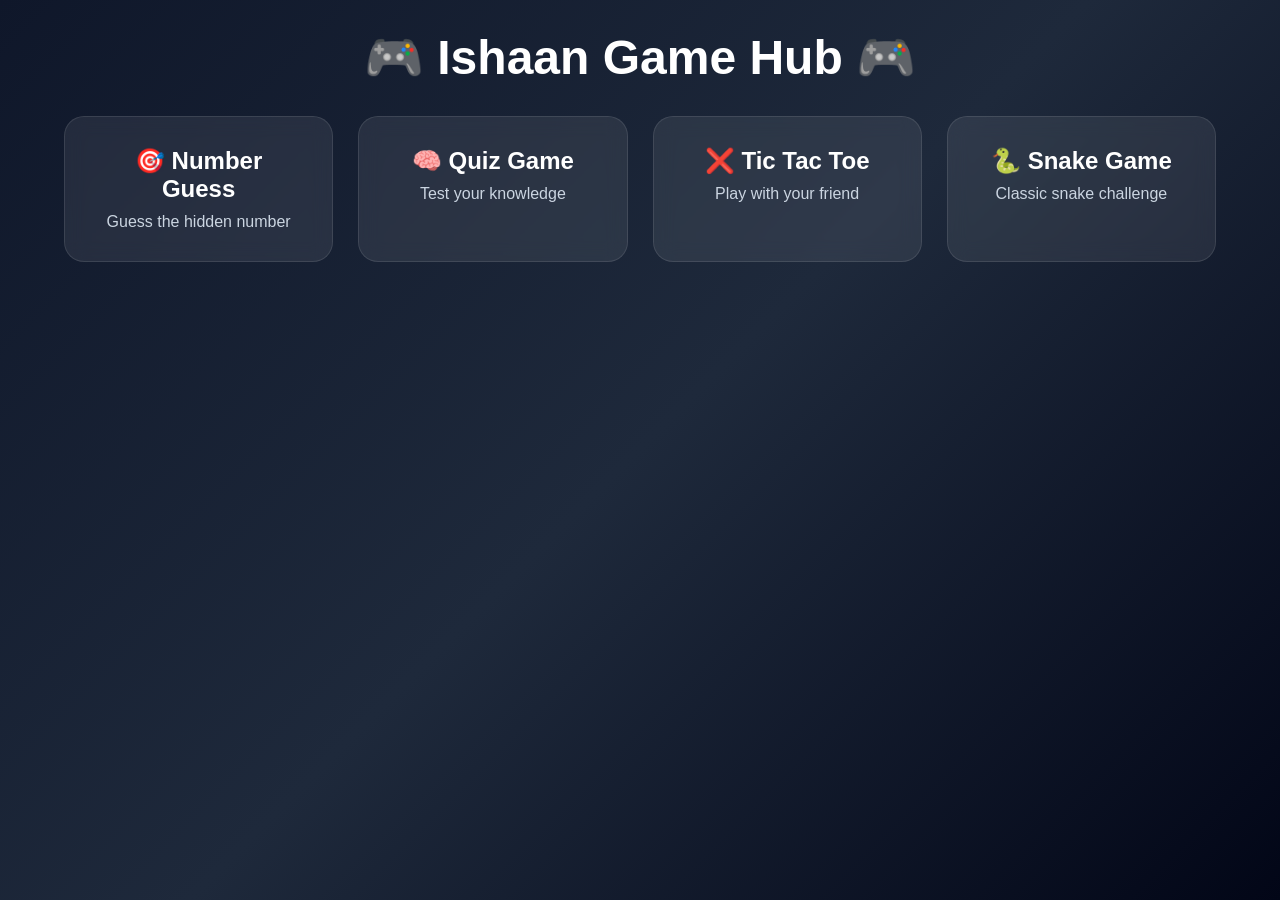
<file: index.html>
<!DOCTYPE html>
<html>
<head>
    <title>Ishaan Game Hub</title>
    <meta name="viewport" content="width=device-width, initial-scale=1.0">
    <link rel="stylesheet" href="style.css">
</head>
<body>

    <h1>🎮 Ishaan Game Hub 🎮</h1>

    <div class="games">

        <div class="card" onclick="location.href='number.html'">
            <h2>🎯 Number Guess</h2>
            <p>Guess the hidden number</p>
        </div>

        <div class="card" onclick="location.href='quiz.html'">
            <h2>🧠 Quiz Game</h2>
            <p>Test your knowledge</p>
        </div>

       <div class="card" onclick="location.href='tictactoe.html'">
    <h2>❌ Tic Tac Toe</h2>
    <p>Play with your friend</p>
</div>

        <div class="card" onclick="location.href='snake.html'">
            <h2>🐍 Snake Game</h2>
            <p>Classic snake challenge</p>
        </div>

    </div>

</body>
</html>
</file>
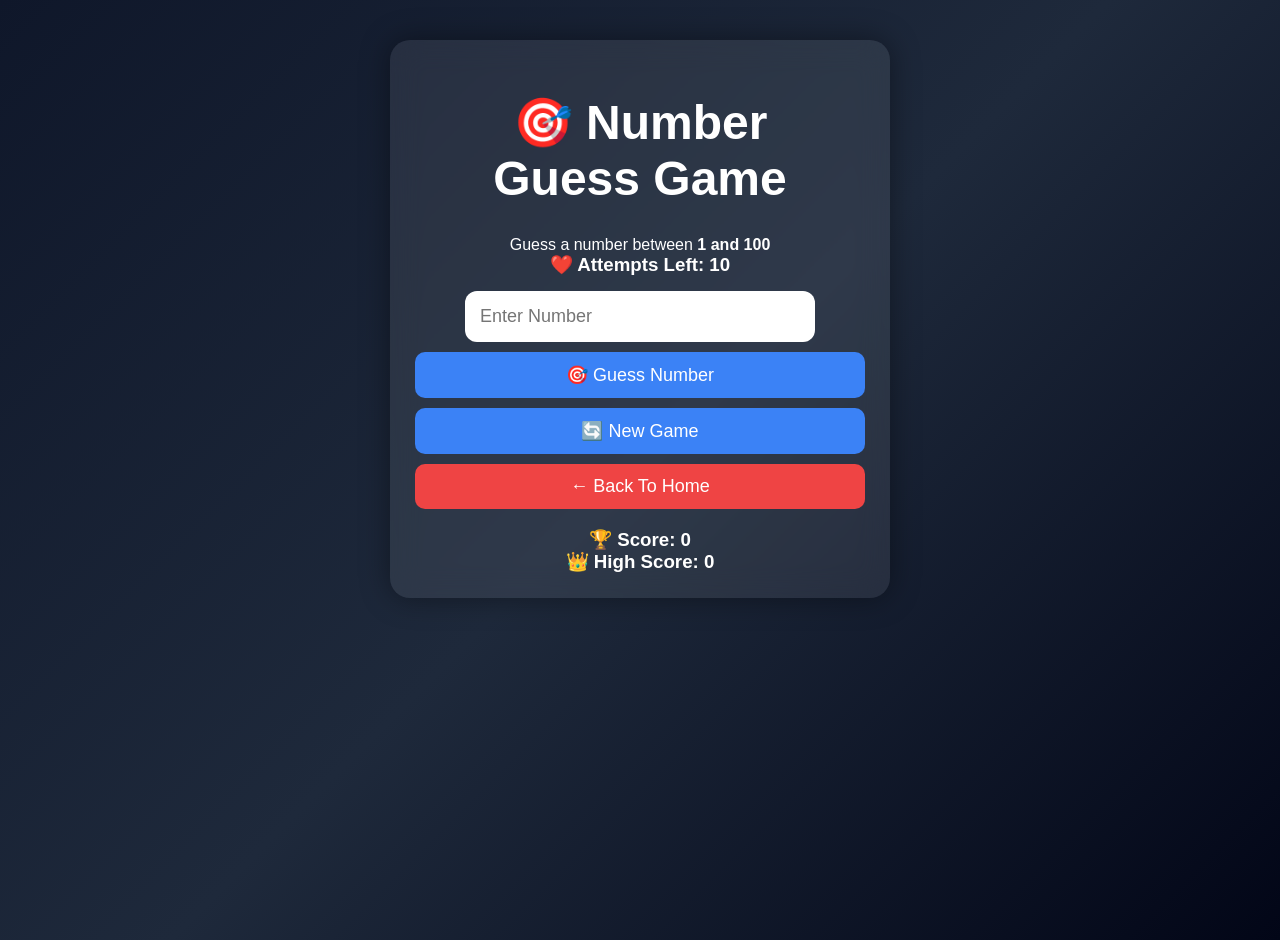
<file: number.html>
<!DOCTYPE html>
<html>
<head>

<meta charset="UTF-8">
<meta name="viewport" content="width=device-width, initial-scale=1.0">

<title>Number Guess Game</title>

<link rel="stylesheet" href="style.css">

</head>
<body>

<div class="game-box">

    <h1>🎯 Number Guess Game</h1>

    <p>Guess a number between <b>1 and 100</b></p>

    <h3>
        ❤️ Attempts Left:
        <span id="attempts">10</span>
    </h3>

    <input
        type="number"
        id="guess"
        placeholder="Enter Number"
        onkeydown="if(event.key==='Enter') checkGuess()"
    >

    <button class="play-btn" onclick="checkGuess()">
        🎯 Guess Number
    </button>

    <button class="play-btn" onclick="newGame()">
        🔄 New Game
    </button>

    <button class="back-btn" onclick="location.href='index.html'">
        ← Back To Home
    </button>

    <h2 id="result"></h2>

    <h3>
        🏆 Score:
        <span id="score">0</span>
    </h3>

    <h3>
        👑 High Score:
        <span id="highscore">0</span>
    </h3>

</div>

<script>

let secretNumber;
let attempts;

let score =
Number(localStorage.getItem("score")) || 0;

let highscore =
Number(localStorage.getItem("highscore")) || 0;

document.getElementById("score").innerText =
score;

document.getElementById("highscore").innerText =
highscore;

startGame();

function startGame(){

    secretNumber =
    Math.floor(Math.random() * 100) + 1;

    attempts = 10;

    document.getElementById("attempts").innerText =
    attempts;

    document.getElementById("result").innerHTML =
    "";

    document.getElementById("guess").value =
    "";

}

function checkGuess(){

    let guess =
    Number(document.getElementById("guess").value);

    if(!guess){

        document.getElementById("result").innerHTML =
        "⚠ Enter a number first!";
        return;
    }

    attempts--;

    document.getElementById("attempts").innerText =
    attempts;

    if(guess === secretNumber){

        score += 10;

        localStorage.setItem("score",score);

        document.getElementById("score").innerText =
        score;

        if(score > highscore){

            highscore = score;

            localStorage.setItem(
                "highscore",
                highscore
            );

            document.getElementById("highscore").innerText =
            highscore;
        }

        document.getElementById("result").innerHTML =
        "🎉 Correct! You guessed the number!";

        return;
    }

    if(attempts <= 0){

        document.getElementById("result").innerHTML =
        "💀 Game Over! Number was <b>"
        + secretNumber +
        "</b>";

        return;
    }

    if(guess > secretNumber){

        document.getElementById("result").innerHTML =
        "📈 Too High!";

    }else{

        document.getElementById("result").innerHTML =
        "📉 Too Low!";
    }
}

function newGame(){

    startGame();

}

</script>

</body>
</html>
</file>
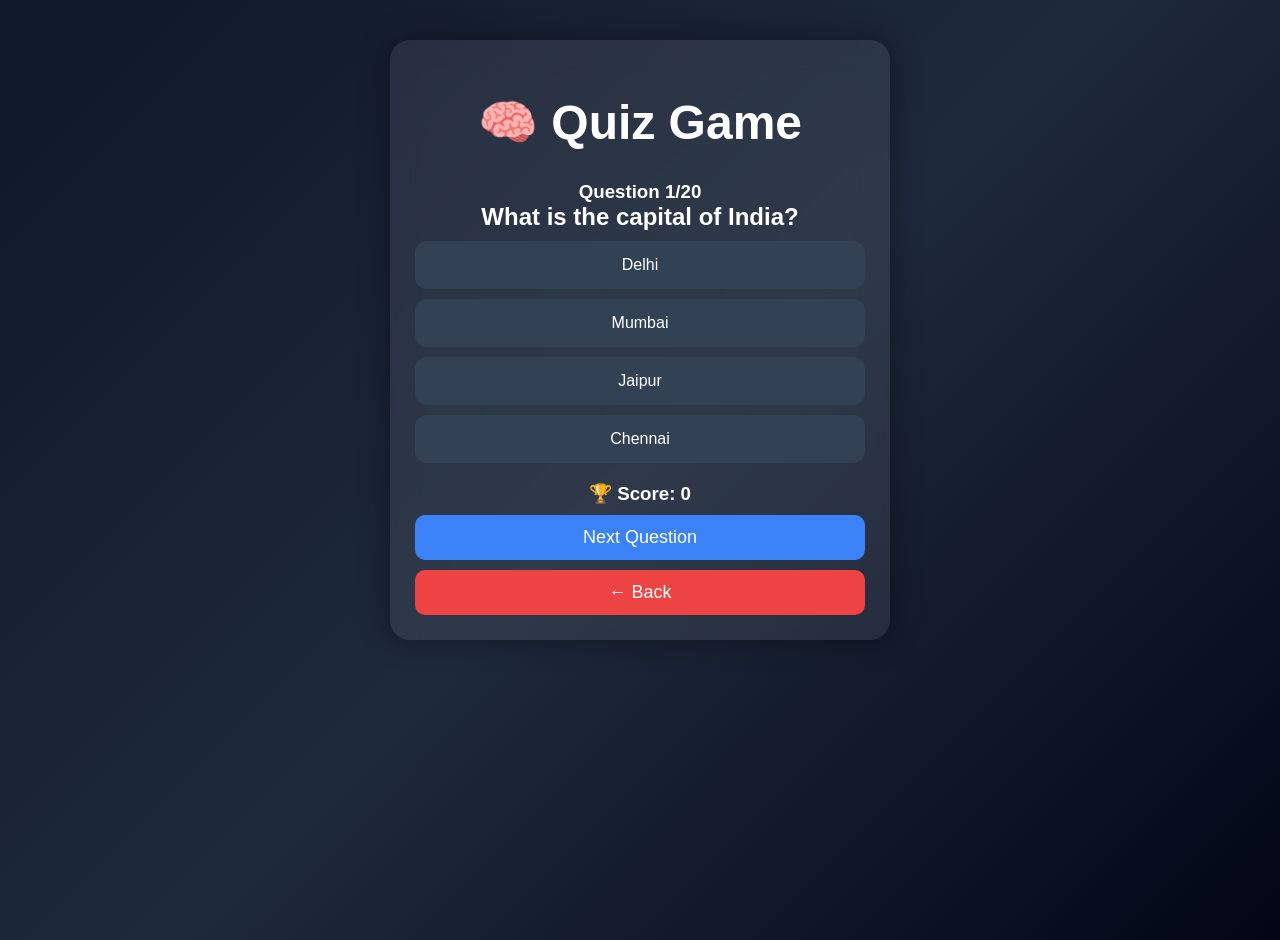
<file: quiz.html>
<!DOCTYPE html>
<html>
<head>
    <title>Quiz Game</title>
        <meta name="viewport" content="width=device-width, initial-scale=1.0">
    <link rel="stylesheet" href="style.css">
</head>
<body>

<div class="game-box">

    <h1>🧠 Quiz Game</h1>

    <h3>Question <span id="qno">1</span>/20</h3>

    <h2 id="question"></h2>

    <div class="option" onclick="checkAnswer(0)" id="op0"></div>
    <div class="option" onclick="checkAnswer(1)" id="op1"></div>
    <div class="option" onclick="checkAnswer(2)" id="op2"></div>
    <div class="option" onclick="checkAnswer(3)" id="op3"></div>

    <h2 id="result"></h2>

    <h3>🏆 Score: <span id="score">0</span></h3>

    <button class="play-btn" onclick="nextQuestion()">
        Next Question
    </button>

    <button class="back-btn" onclick="location.href='index.html'">
        ← Back
    </button>

</div>

<script>

const quiz = [

{question:"What is the capital of India?",options:["Delhi","Mumbai","Jaipur","Chennai"],answer:0},

{question:"Which language is used for web pages?",options:["Python","HTML","Java","C++"],answer:1},

{question:"2 + 2 = ?",options:["3","5","4","6"],answer:2},

{question:"Who developed Python?",options:["Guido van Rossum","Bill Gates","Elon Musk","Mark Zuckerberg"],answer:0},

{question:"Which planet is called the Red Planet?",options:["Earth","Mars","Jupiter","Venus"],answer:1},

{question:"What does CPU stand for?",options:["Central Process Unit","Central Processing Unit","Computer Processing Unit","Core Processing Unit"],answer:1},

{question:"Which is the largest ocean?",options:["Atlantic","Indian","Pacific","Arctic"],answer:2},

{question:"Python is a?",options:["Snake","Programming Language","Game","Browser"],answer:1},

{question:"HTML stands for?",options:["Hyper Text Markup Language","High Text Machine Language","Hyper Transfer Markup Language","Home Tool Markup Language"],answer:0},

{question:"CSS is used for?",options:["Database","Styling","Gaming","Networking"],answer:1},

{question:"JavaScript runs in?",options:["Browser","Printer","Monitor","Scanner"],answer:0},

{question:"Which company created Windows?",options:["Google","Apple","Microsoft","Intel"],answer:2},

{question:"5 x 6 = ?",options:["25","30","35","40"],answer:1},

{question:"Which is the national animal of India?",options:["Lion","Tiger","Elephant","Leopard"],answer:1},

{question:"What is the capital of Rajasthan?",options:["Jodhpur","Udaipur","Jaipur","Kota"],answer:2},

{question:"Which tag creates a heading in HTML?",options:["h1","p","div","span"],answer:0},

{question:"Which data type stores text in Python?",options:["int","float","str","bool"],answer:2},

{question:"Which symbol is used for comments in Python?",options:["//","#","<!-- -->","**"],answer:1},

{question:"Which is the fastest land animal?",options:["Tiger","Horse","Cheetah","Leopard"],answer:2},

{question:"How many continents are there?",options:["5","6","7","8"],answer:2}

];

let current = 0;
let score = 0;
let answered = false;

loadQuestion();

function loadQuestion(){

    answered = false;

    document.getElementById("qno").innerText = current + 1;

    document.getElementById("question").innerText =
    quiz[current].question;

    for(let i=0;i<4;i++){

        document.getElementById("op"+i).innerText =
        quiz[current].options[i];

        document.getElementById("op"+i).style.background =
        "#334155";
    }

    document.getElementById("result").innerText = "";
}

function checkAnswer(selected){

    if(answered) return;

    answered = true;

    if(selected === quiz[current].answer){

        score++;

        document.getElementById("score").innerText = score;

        document.getElementById("result").innerHTML =
        "✅ Correct!";

        document.getElementById("op"+selected).style.background =
        "green";
    }

    else{

        document.getElementById("result").innerHTML =
        "❌ Wrong!";

        document.getElementById("op"+selected).style.background =
        "red";

        document.getElementById("op"+quiz[current].answer).style.background =
        "green";
    }
}

function nextQuestion(){

    current++;

    if(current >= quiz.length){

        document.querySelector(".game-box").innerHTML = `
        <h1>🎉 Quiz Finished!</h1>
        <h2>Your Score: ${score}/${quiz.length}</h2>
        <button class="play-btn" onclick="location.reload()">Play Again</button>
        <br><br>
        <button class="back-btn" onclick="location.href='index.html'">← Back</button>
        `;

        return;
    }

    loadQuestion();
}

</script>

</body>
</html>
</file>
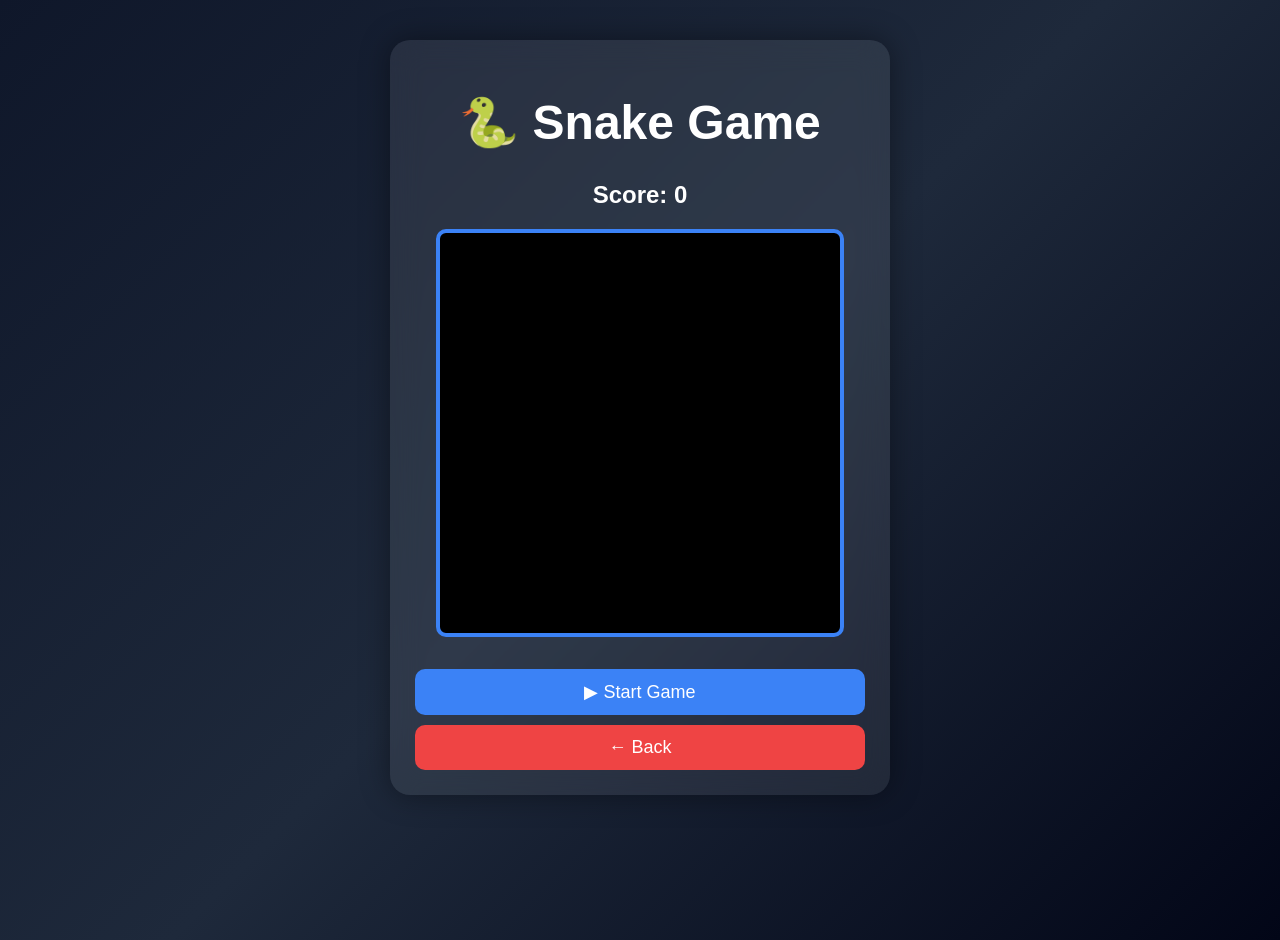
<file: snake.html>
<!DOCTYPE html>
<html>
<head>
    <title>Snake Game</title>
    <meta name="viewport" content="width=device-width, initial-scale=1.0">
    <link rel="stylesheet" href="style.css">
</head>
<body>

<div class="game-box">

    <h1>🐍 Snake Game</h1>

    <h2>Score: <span id="score">0</span></h2>

    <canvas id="game" width="400" height="400"></canvas>

    <br><br>

    <button class="play-btn" onclick="startGame()">
        ▶ Start Game
    </button>

    <button class="back-btn" onclick="location.href='index.html'">
        ← Back
    </button>

</div>

<script>

const canvas = document.getElementById("game");
const ctx = canvas.getContext("2d");

const box = 20;

let snake;
let food;
let score;
let direction;
let game;

function startGame(){

    clearInterval(game);

    snake = [
        {x: 200, y: 200}
    ];

    food = {
        x: Math.floor(Math.random()*20)*box,
        y: Math.floor(Math.random()*20)*box
    };

    score = 0;
    direction = "";

    document.getElementById("score").innerText = score;

    game = setInterval(draw,120);
}

document.addEventListener("keydown",changeDirection);

function changeDirection(event){

    if(event.key === "ArrowLeft" && direction !== "RIGHT")
        direction = "LEFT";

    else if(event.key === "ArrowUp" && direction !== "DOWN")
        direction = "UP";

    else if(event.key === "ArrowRight" && direction !== "LEFT")
        direction = "RIGHT";

    else if(event.key === "ArrowDown" && direction !== "UP")
        direction = "DOWN";
}

function draw(){

    ctx.fillStyle = "black";
    ctx.fillRect(0,0,400,400);

    for(let i=0;i<snake.length;i++){

        ctx.fillStyle = i===0 ? "lime" : "green";

        ctx.fillRect(
            snake[i].x,
            snake[i].y,
            box,
            box
        );
    }

    ctx.fillStyle = "red";

    ctx.fillRect(
        food.x,
        food.y,
        box,
        box
    );

    let snakeX = snake[0].x;
    let snakeY = snake[0].y;

    if(direction==="LEFT") snakeX -= box;
    if(direction==="UP") snakeY -= box;
    if(direction==="RIGHT") snakeX += box;
    if(direction==="DOWN") snakeY += box;

    if(
        snakeX === food.x &&
        snakeY === food.y
    ){

        score++;

        document.getElementById("score").innerText = score;

        food = {
            x: Math.floor(Math.random()*20)*box,
            y: Math.floor(Math.random()*20)*box
        };
    }
    else{
        snake.pop();
    }

    let newHead = {
        x: snakeX,
        y: snakeY
    };

    if(
        snakeX < 0 ||
        snakeY < 0 ||
        snakeX >= 400 ||
        snakeY >= 400
    ){

        clearInterval(game);

        alert("💀 Game Over! Score: " + score);

        return;
    }

    for(let i=0;i<snake.length;i++){

        if(
            snake[i].x === newHead.x &&
            snake[i].y === newHead.y
        ){

            clearInterval(game);

            alert("💀 Game Over! Score: " + score);

            return;
        }
    }

    snake.unshift(newHead);
}

</script>

</body>
</html>
</file>
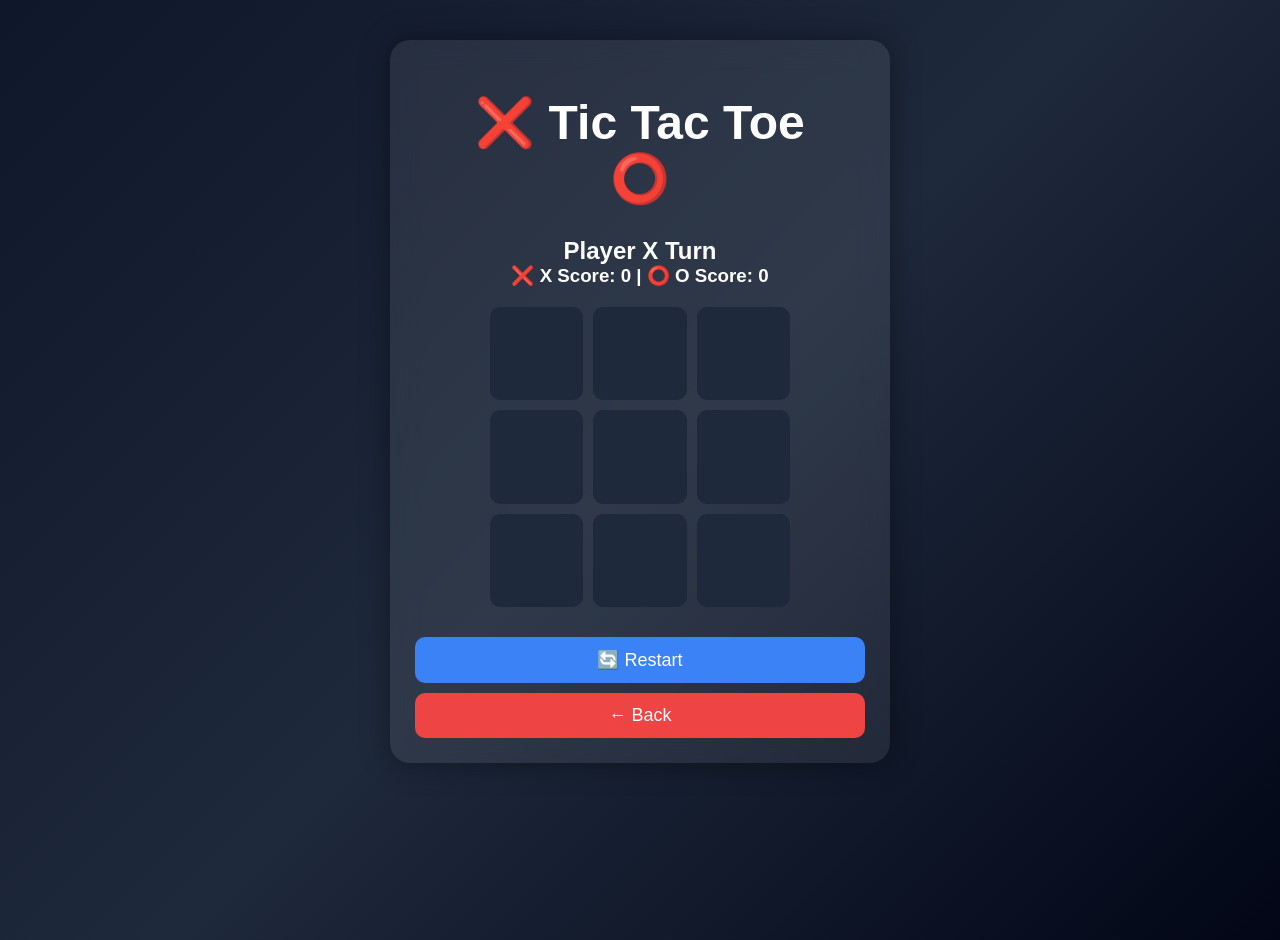
<file: tictactoe.html>
<!DOCTYPE html>
<html>
<head>
    <title>Tic Tac Toe</title>
    <meta name="viewport" content="width=device-width, initial-scale=1.0">
    <link rel="stylesheet" href="style.css">
</head>
<body>

<div class="game-box">

    <h1>❌ Tic Tac Toe ⭕</h1>

    <h2 id="status">Player X Turn</h2>

    <h3>
        ❌ X Score: <span id="xScore">0</span>
        |
        ⭕ O Score: <span id="oScore">0</span>
    </h3>

    <div class="board">

        <div class="cell" onclick="play(this,0)"></div>
        <div class="cell" onclick="play(this,1)"></div>
        <div class="cell" onclick="play(this,2)"></div>

        <div class="cell" onclick="play(this,3)"></div>
        <div class="cell" onclick="play(this,4)"></div>
        <div class="cell" onclick="play(this,5)"></div>

        <div class="cell" onclick="play(this,6)"></div>
        <div class="cell" onclick="play(this,7)"></div>
        <div class="cell" onclick="play(this,8)"></div>

    </div>

    <button class="play-btn" onclick="restartGame()">
        🔄 Restart
    </button>

    <button class="back-btn" onclick="location.href='index.html'">
        ← Back
    </button>

</div>

<script>

let currentPlayer = "X";
let board = ["","","","","","","","",""];
let gameOver = false;

let xScore = 0;
let oScore = 0;

const wins = [
    [0,1,2],
    [3,4,5],
    [6,7,8],
    [0,3,6],
    [1,4,7],
    [2,5,8],
    [0,4,8],
    [2,4,6]
];

function play(cell,index){

    if(board[index] !== "" || gameOver){
        return;
    }

    board[index] = currentPlayer;
    cell.innerText = currentPlayer;

    checkWinner();

    if(!gameOver){

        currentPlayer = currentPlayer === "X" ? "O" : "X";

        document.getElementById("status").innerText =
        "Player " + currentPlayer + " Turn";
    }
}

function checkWinner(){

    for(let combo of wins){

        let a = combo[0];
        let b = combo[1];
        let c = combo[2];

        if(
            board[a] &&
            board[a] === board[b] &&
            board[a] === board[c]
        ){

            let cells = document.querySelectorAll(".cell");

            cells[a].classList.add("winner");
            cells[b].classList.add("winner");
            cells[c].classList.add("winner");

            if(board[a] === "X"){
                xScore++;
                document.getElementById("xScore").innerText = xScore;
            }
            else{
                oScore++;
                document.getElementById("oScore").innerText = oScore;
            }

            document.getElementById("status").innerText =
            "🎉 Player " + board[a] + " Wins!";

            gameOver = true;
            return;
        }
    }

    if(!board.includes("")){

        document.getElementById("status").innerText =
        "🤝 Match Draw";

        gameOver = true;
    }
}

function restartGame(){

    board = ["","","","","","","","",""];
    gameOver = false;
    currentPlayer = "X";

    document.getElementById("status").innerText =
    "Player X Turn";

    let cells = document.querySelectorAll(".cell");

    cells.forEach(cell => {
        cell.innerText = "";
        cell.classList.remove("winner");
    });
}

</script>

</body>
</html>
</file>
<file: style.css>
*{
    margin:0;
    padding:0;
    box-sizing:border-box;
    font-family:'Segoe UI',sans-serif;
}

body{
    min-height:100vh;
    background:linear-gradient(135deg,#0f172a,#1e293b,#020617);
    color:white;
}

/* ================= HOME PAGE ================= */

h1{
    text-align:center;
    padding:30px;
    font-size:3rem;
}

.games{
    width:90%;
    margin:auto;
    display:grid;
    grid-template-columns:repeat(auto-fit,minmax(250px,1fr));
    gap:25px;
}

.card{
    background:rgba(255,255,255,0.08);
    backdrop-filter:blur(10px);
    border-radius:20px;
    padding:30px;
    text-align:center;
    cursor:pointer;
    transition:0.3s;
    border:1px solid rgba(255,255,255,0.1);
}

.card:hover{
    transform:translateY(-10px) scale(1.03);
    box-shadow:0 0 25px rgba(59,130,246,.5);
}

.card h2{
    margin-bottom:10px;
}

.card p{
    color:#cbd5e1;
}

/* ================= GAME BOX COMMON ================= */

.game-box{
    width:90%;
    max-width:500px;
    margin:40px auto;
    background:rgba(255,255,255,0.08);
    backdrop-filter:blur(15px);
    padding:25px;
    border-radius:20px;
    text-align:center;
    box-shadow:0 0 30px rgba(0,0,0,0.4);
}

/* ================= INPUT ================= */

input{
    width:100%;
    max-width:350px;
    padding:15px;
    border:none;
    border-radius:12px;
    font-size:18px;
    outline:none;
    margin-top:15px;
}

/* ================= BUTTONS ================= */

button{
    padding:12px;
    width:100%;
    margin-top:10px;
    border:none;
    border-radius:10px;
    font-size:18px;
    cursor:pointer;
    transition:0.3s;
}

button:hover{
    transform:scale(1.05);
}

.play-btn{
    background:#3b82f6;
    color:white;
}

.back-btn{
    background:#ef4444;
    color:white;
}

/* ================= QUIZ ================= */

.option{
    background:#334155;
    padding:15px;
    margin:10px 0;
    border-radius:12px;
    cursor:pointer;
    transition:0.2s;
}

.option:hover{
    background:#475569;
}

#result{
    margin-top:20px;
    font-size:24px;
    font-weight:bold;
}

/* ================= TIC TAC TOE ================= */

.board{
    display:grid;
    grid-template-columns:repeat(3,1fr);
    gap:10px;
    margin:20px auto;
    width:100%;
    max-width:300px;
}

.cell{
    aspect-ratio:1/1;
    background:#1e293b;
    display:flex;
    justify-content:center;
    align-items:center;
    font-size:32px;
    border-radius:10px;
    cursor:pointer;
    font-weight:bold;
}

.winner{
    background:#22c55e !important;
    animation:glow 1s infinite alternate;
}

@keyframes glow{
    from{
        box-shadow:0 0 10px #22c55e;
    }
    to{
        box-shadow:0 0 30px #22c55e;
    }
}

/* ================= SNAKE ================= */

canvas{
    background:black;
    border:4px solid #3b82f6;
    border-radius:10px;
    margin-top:20px;
}

/* ================= MOBILE RESPONSIVE ================= */

@media(max-width:600px){

    h1{
        font-size:2rem;
    }

    .game-box{
        width:95%;
        padding:18px;
    }

    .cell{
        font-size:26px;
    }

    button{
        font-size:16px;
    }

    input{
        width:100%;
    }
}
</file>
